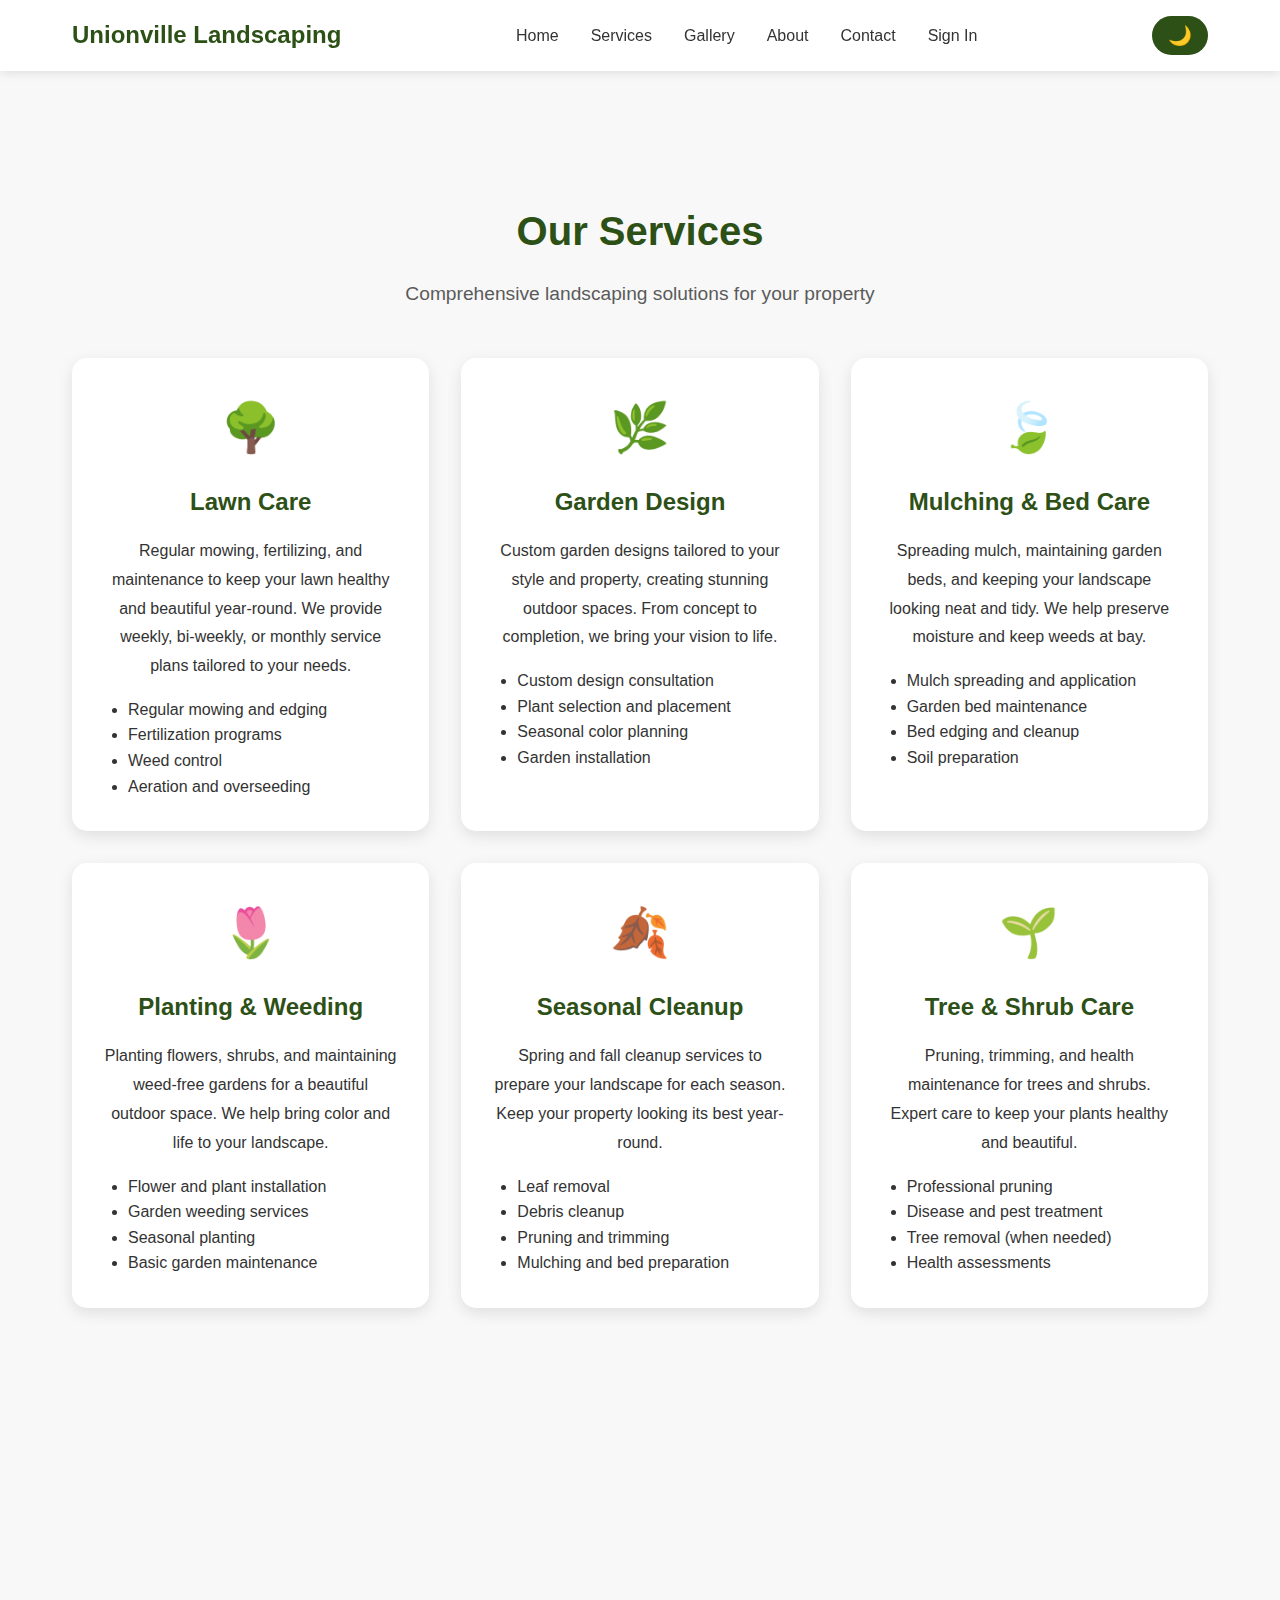
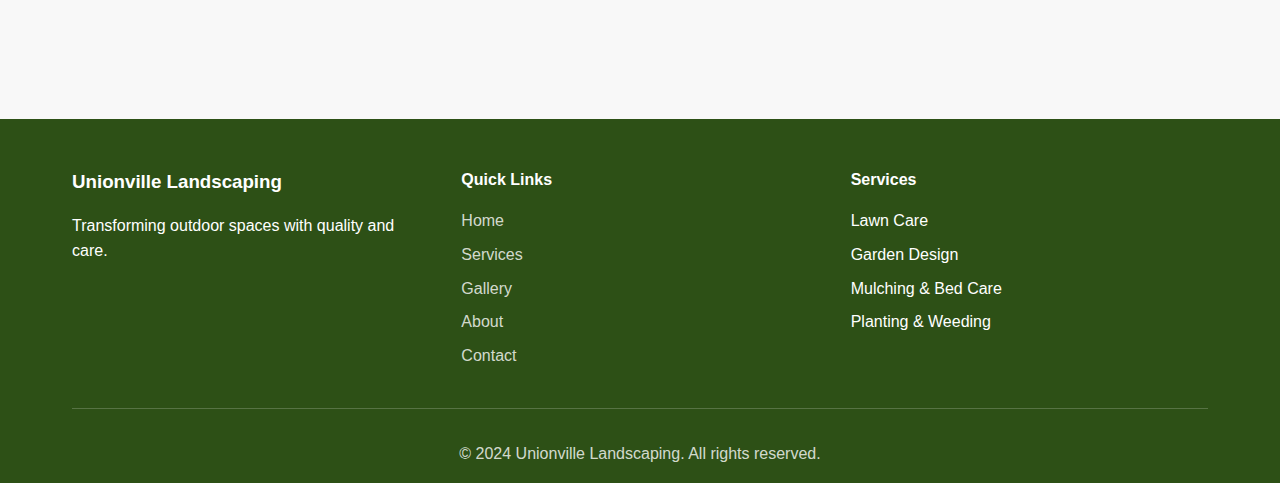
<file: src/pages/services.html>
<!DOCTYPE html>
<html lang="en">
  <head>
    <meta charset="UTF-8" />
    <meta name="viewport" content="width=device-width, initial-scale=1.0" />
    <title>Our Services - Unionville Landscaping</title>
    <link rel="icon" href="data:," />
    <link rel="stylesheet" href="../style.css" />
  </head>

  <body>
    <!-- Header Navigation -->
    <header class="header">
      <nav class="navbar">
        <div class="logo">
          <h1>Unionville Landscaping</h1>
        </div>
        <ul class="nav-menu">
          <li><a href="home.html">Home</a></li>
          <li><a href="services.html">Services</a></li>
          <li><a href="home.html#gallery">Gallery</a></li>
          <li><a href="home.html#about">About</a></li>
          <li><a href="home.html#contact">Contact</a></li>
          <li><a href="signin.html">Sign In</a></li>
        </ul>
        <button class="dark-mode-switch" id="btn" aria-label="Toggle dark mode">
          <span class="theme-icon">🌙</span>
        </button>
      </nav>
    </header>

    <!-- Services Section -->
    <section class="services" style="padding-top: 8rem;">
      <div class="container">
        <h2 class="section-title">Our Services</h2>
        <p class="section-subtitle">Comprehensive landscaping solutions for your property</p>
        <div class="services-grid">
          <div class="service-card">
            <div class="service-icon">🌳</div>
            <h3>Lawn Care</h3>
            <p>Regular mowing, fertilizing, and maintenance to keep your lawn healthy and beautiful year-round. We provide weekly, bi-weekly, or monthly service plans tailored to your needs.</p>
            <ul style="text-align: left; margin-top: 1rem; padding-left: 1.5rem;">
              <li>Regular mowing and edging</li>
              <li>Fertilization programs</li>
              <li>Weed control</li>
              <li>Aeration and overseeding</li>
            </ul>
          </div>
          <div class="service-card">
            <div class="service-icon">🌿</div>
            <h3>Garden Design</h3>
            <p>Custom garden designs tailored to your style and property, creating stunning outdoor spaces. From concept to completion, we bring your vision to life.</p>
            <ul style="text-align: left; margin-top: 1rem; padding-left: 1.5rem;">
              <li>Custom design consultation</li>
              <li>Plant selection and placement</li>
              <li>Seasonal color planning</li>
              <li>Garden installation</li>
            </ul>
          </div>
          <div class="service-card">
            <div class="service-icon">🍃</div>
            <h3>Mulching & Bed Care</h3>
            <p>Spreading mulch, maintaining garden beds, and keeping your landscape looking neat and tidy. We help preserve moisture and keep weeds at bay.</p>
            <ul style="text-align: left; margin-top: 1rem; padding-left: 1.5rem;">
              <li>Mulch spreading and application</li>
              <li>Garden bed maintenance</li>
              <li>Bed edging and cleanup</li>
              <li>Soil preparation</li>
            </ul>
          </div>
          <div class="service-card">
            <div class="service-icon">🌷</div>
            <h3>Planting & Weeding</h3>
            <p>Planting flowers, shrubs, and maintaining weed-free gardens for a beautiful outdoor space. We help bring color and life to your landscape.</p>
            <ul style="text-align: left; margin-top: 1rem; padding-left: 1.5rem;">
              <li>Flower and plant installation</li>
              <li>Garden weeding services</li>
              <li>Seasonal planting</li>
              <li>Basic garden maintenance</li>
            </ul>
          </div>
          <div class="service-card">
            <div class="service-icon">🍂</div>
            <h3>Seasonal Cleanup</h3>
            <p>Spring and fall cleanup services to prepare your landscape for each season. Keep your property looking its best year-round.</p>
            <ul style="text-align: left; margin-top: 1rem; padding-left: 1.5rem;">
              <li>Leaf removal</li>
              <li>Debris cleanup</li>
              <li>Pruning and trimming</li>
              <li>Mulching and bed preparation</li>
            </ul>
          </div>
          <div class="service-card">
            <div class="service-icon">🌱</div>
            <h3>Tree & Shrub Care</h3>
            <p>Pruning, trimming, and health maintenance for trees and shrubs. Expert care to keep your plants healthy and beautiful.</p>
            <ul style="text-align: left; margin-top: 1rem; padding-left: 1.5rem;">
              <li>Professional pruning</li>
              <li>Disease and pest treatment</li>
              <li>Tree removal (when needed)</li>
              <li>Health assessments</li>
            </ul>
          </div>
        </div>
      </div>
    </section>

    <!-- Call to Action Section -->
    <section class="contact" style="padding: 3rem 0;">
      <div class="container">
        <div style="text-align: center;">
          <h2 class="section-title">Ready to Get Started?</h2>
          <p class="section-subtitle">Contact us today for a free estimate on any of our services</p>
          <a href="home.html#contact" class="cta-button" style="display: inline-block; margin-top: 1rem;">Get Free Quote</a>
        </div>
      </div>
    </section>

    <!-- Footer -->
    <footer class="footer">
      <div class="container">
        <div class="footer-content">
          <div class="footer-section">
            <h3>Unionville Landscaping</h3>
            <p>Transforming outdoor spaces with quality and care.</p>
          </div>
          <div class="footer-section">
            <h4>Quick Links</h4>
            <ul>
              <li><a href="home.html">Home</a></li>
              <li><a href="services.html">Services</a></li>
              <li><a href="home.html#gallery">Gallery</a></li>
              <li><a href="home.html#about">About</a></li>
              <li><a href="home.html#contact">Contact</a></li>
            </ul>
          </div>
          <div class="footer-section">
            <h4>Services</h4>
            <ul>
              <li>Lawn Care</li>
              <li>Garden Design</li>
              <li>Mulching & Bed Care</li>
              <li>Planting & Weeding</li>
            </ul>
          </div>
        </div>
        <div class="footer-bottom">
          <p>&copy; 2024 Unionville Landscaping. All rights reserved.</p>
        </div>
      </div>
    </footer>

    <script src="../../js/website.js?v=2"></script>
  </body>
</html>
</file>
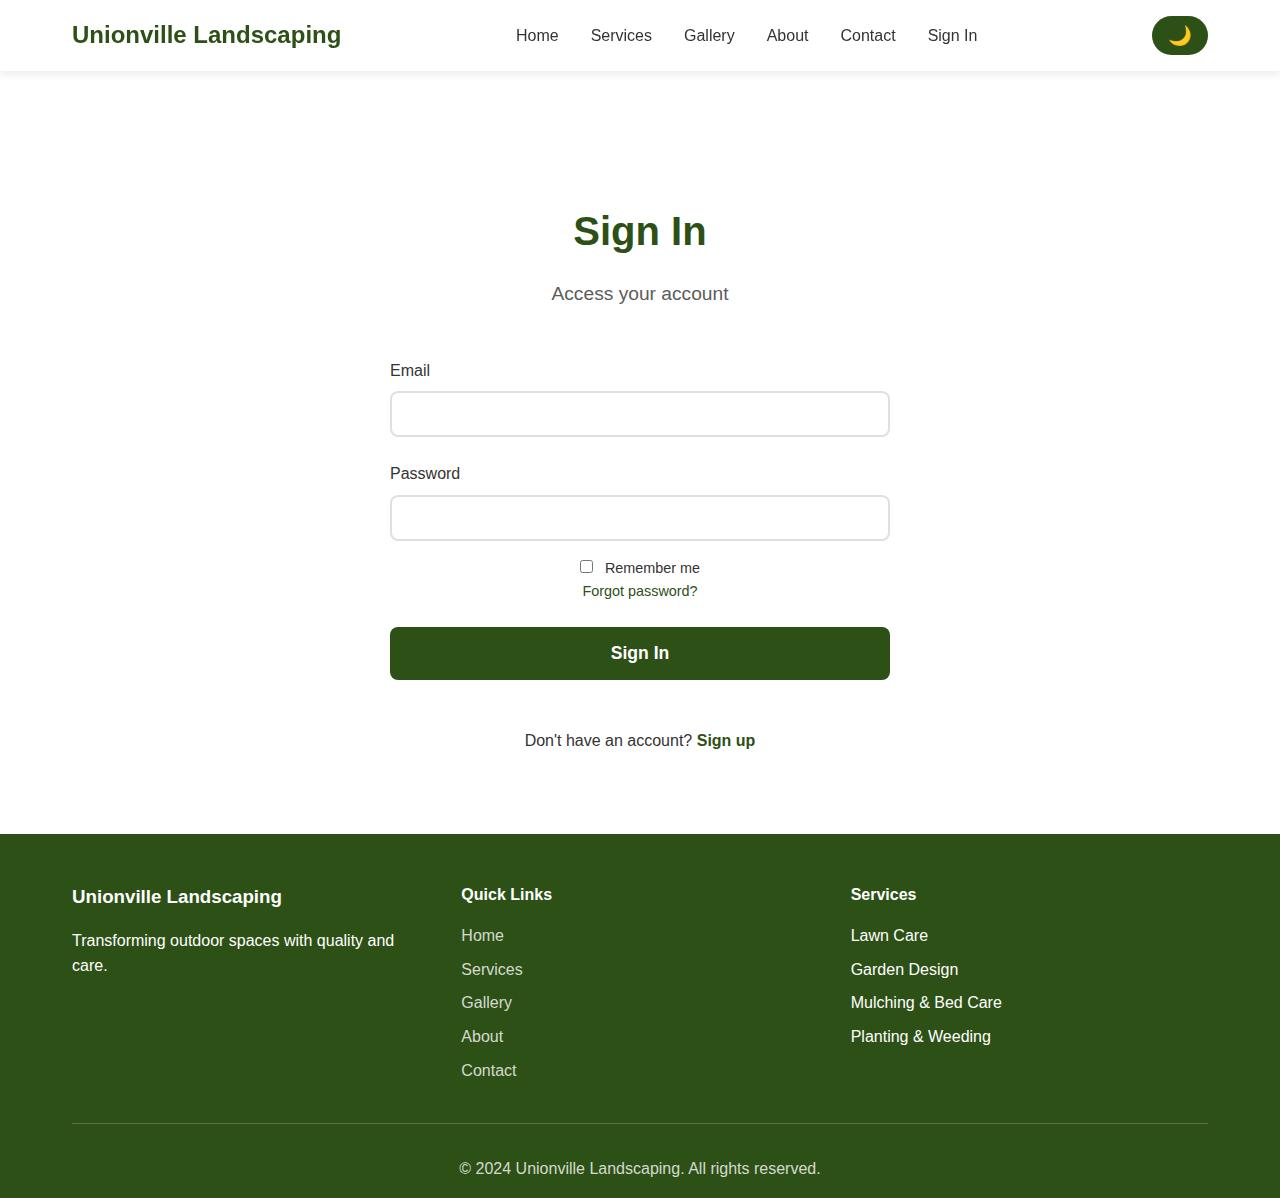
<file: src/pages/signin.html>
<!DOCTYPE html>
<html lang="en">
  <head>
    <meta charset="UTF-8" />
    <meta name="viewport" content="width=device-width, initial-scale=1.0" />
    <title>Sign In - Unionville Landscaping</title>
    <link rel="icon" href="data:," />
    <link rel="stylesheet" href="../style.css" />
  </head>

  <body>
    <!-- Header Navigation -->
    <header class="header">
      <nav class="navbar">
        <div class="logo">
          <h1>Unionville Landscaping</h1>
        </div>
        <ul class="nav-menu">
          <li><a href="home.html">Home</a></li>
          <li><a href="services.html">Services</a></li>
          <li><a href="home.html#gallery">Gallery</a></li>
          <li><a href="home.html#about">About</a></li>
          <li><a href="home.html#contact">Contact</a></li>
          <li><a href="signin.html" class="active">Sign In</a></li>
        </ul>
        <button class="dark-mode-switch" id="btn" aria-label="Toggle dark mode">
          <span class="theme-icon">🌙</span>
        </button>
      </nav>
    </header>

    <!-- Sign In Section -->
    <section class="contact" style="padding-top: 8rem; min-height: 70vh;">
      <div class="container">
        <div style="max-width: 500px; margin: 0 auto;">
          <h2 class="section-title">Sign In</h2>
          <p class="section-subtitle">Access your account</p>
          
          <form class="contact-form" id="signin-form">
            <div id="error-message" class="error-message" style="display: none;"></div>
            <div id="success-message" class="success-message" style="display: none;"></div>
            
            <div class="form-group">
              <label for="email">Email</label>
              <input type="email" id="email" name="email" autocomplete="email" required />
            </div>
            
            <div class="form-group">
              <label for="password">Password</label>
              <input type="password" id="password" name="password" autocomplete="current-password" required />
            </div>
            
            <div class="form-group" style="display: flex; justify-content: space-between; align-items: center; margin-top: -0.5rem;">
              <label style="margin: 0; font-size: 0.9rem;">
                <input type="checkbox" id="remember" name="remember" style="margin-right: 0.5rem;" />
                Remember me
              </label>
              <a href="#" style="color: var(--primary-color); text-decoration: none; font-size: 0.9rem;">Forgot password?</a>
            </div>
            
            <button type="submit" class="submit-button">Sign In</button>
            
            <div style="text-align: center; margin-top: 1.5rem; color: var(--text-dark);">
              <p>Don't have an account? <a href="#" style="color: var(--primary-color); text-decoration: none; font-weight: 600;">Sign up</a></p>
            </div>
          </form>
        </div>
      </div>
    </section>

    <!-- Footer -->
    <footer class="footer">
      <div class="container">
        <div class="footer-content">
          <div class="footer-section">
            <h3>Unionville Landscaping</h3>
            <p>Transforming outdoor spaces with quality and care.</p>
          </div>
          <div class="footer-section">
            <h4>Quick Links</h4>
            <ul>
              <li><a href="home.html">Home</a></li>
              <li><a href="services.html">Services</a></li>
              <li><a href="home.html#gallery">Gallery</a></li>
              <li><a href="home.html#about">About</a></li>
              <li><a href="home.html#contact">Contact</a></li>
            </ul>
          </div>
          <div class="footer-section">
            <h4>Services</h4>
            <ul>
              <li>Lawn Care</li>
              <li>Garden Design</li>
              <li>Mulching & Bed Care</li>
              <li>Planting & Weeding</li>
            </ul>
          </div>
        </div>
        <div class="footer-bottom">
          <p>&copy; 2024 Unionville Landscaping. All rights reserved.</p>
        </div>
      </div>
    </footer>

    <script src="../../js/user.js?v=2"></script>
    <script src="../../js/auth.js?v=2"></script>
    <script src="../../js/website.js?v=2"></script>
  </body>
</html>
</file>
<file: src/style.css>
* {
  margin: 0;
  padding: 0;
  box-sizing: border-box;
}

:root {
  --primary-color: #2d5016;
  --secondary-color: #4a7c2a;
  --accent-color: #6ba644;
  --text-dark: #333;
  --text-light: #f5f5f5;
  --bg-light: #f8f8f8;
  --bg-dark: #121212;
  --card-bg: #ffffff;
  --card-bg-dark: #1e1e1e;
  --border-color: #e0e0e0;
}

body {
  font-family: 'Segoe UI', Tahoma, Geneva, Verdana, sans-serif;
  background: var(--bg-light);
  color: var(--text-dark);
  line-height: 1.6;
  transition: background-color 0.3s ease, color 0.3s ease;
}

body.dark-mode {
  background: var(--bg-dark);
  color: var(--text-light);
}

/* Header & Navigation */
.header {
  background: var(--card-bg);
  box-shadow: 0 2px 10px rgba(0, 0, 0, 0.1);
  position: sticky;
  top: 0;
  z-index: 1000;
  transition: background-color 0.3s ease;
}

body.dark-mode .header {
  background: var(--card-bg-dark);
  box-shadow: 0 2px 10px rgba(0, 0, 0, 0.5);
}

.navbar {
  max-width: 1200px;
  margin: 0 auto;
  padding: 1rem 2rem;
  display: flex;
  justify-content: space-between;
  align-items: center;
  flex-wrap: wrap;
}

.logo h1 {
  font-size: 1.5rem;
  color: var(--primary-color);
  font-weight: 700;
}

body.dark-mode .logo h1 {
  color: var(--accent-color);
}

.nav-menu {
  display: flex;
  list-style: none;
  gap: 2rem;
  flex-wrap: wrap;
}

.nav-menu a {
  text-decoration: none;
  color: var(--text-dark);
  font-weight: 500;
  transition: color 0.3s ease;
  position: relative;
}

.nav-menu a::after {
  content: '';
  position: absolute;
  bottom: -5px;
  left: 0;
  width: 0;
  height: 2px;
  background: var(--accent-color);
  transition: width 0.3s ease;
}

.nav-menu a:hover::after {
  width: 100%;
}

body.dark-mode .nav-menu a {
  color: var(--text-light);
}

.nav-menu a:hover {
  color: var(--accent-color);
}

.dark-mode-switch {
  background: var(--primary-color);
  color: white;
  border: none;
  padding: 0.5rem 1rem;
  border-radius: 25px;
  cursor: pointer;
  font-size: 1.2rem;
  transition: background-color 0.3s ease, transform 0.2s ease;
  display: flex;
  align-items: center;
  justify-content: center;
}

.dark-mode-switch:hover {
  background: var(--secondary-color);
  transform: scale(1.05);
}

.theme-icon {
  display: inline-block;
}

/* Hero Section */
.hero {
  background: linear-gradient(135deg, var(--primary-color) 0%, var(--secondary-color) 100%);
  color: white;
  padding: 8rem 2rem;
  text-align: center;
  position: relative;
  overflow: hidden;
}

.hero::before {
  content: '';
  position: absolute;
  top: 0;
  left: 0;
  right: 0;
  bottom: 0;
  background: url('data:image/svg+xml,<svg xmlns="http://www.w3.org/2000/svg" viewBox="0 0 1200 120"><path d="M0,0v46.29c47.79,22.2,103.59,32.17,158,28,70.36-5.37,136.33-33.31,206.8-37.5C438.64,32.43,512.34,53.67,583,72.05c69.27,18,138.3,24.88,209.4,13.08,36.15-6,69.85-17.84,104.45-29.34C989.49,25,1113-14.29,1200,52.47V0Z" fill="rgba(255,255,255,0.1)"/></svg>') no-repeat bottom;
  background-size: cover;
  opacity: 0.3;
}

.hero-content {
  max-width: 800px;
  margin: 0 auto;
  position: relative;
  z-index: 1;
}

.hero-title {
  font-size: 3rem;
  font-weight: 700;
  margin-bottom: 1rem;
  animation: fadeInUp 0.8s ease;
}

.hero-subtitle {
  font-size: 1.5rem;
  margin-bottom: 2rem;
  opacity: 0.95;
  animation: fadeInUp 1s ease;
}

.cta-button {
  display: inline-block;
  background: white;
  color: var(--primary-color);
  padding: 1rem 2.5rem;
  border-radius: 50px;
  text-decoration: none;
  font-weight: 600;
  font-size: 1.1rem;
  transition: transform 0.3s ease, box-shadow 0.3s ease;
  animation: fadeInUp 1.2s ease;
}

.cta-button:hover {
  transform: translateY(-3px);
  box-shadow: 0 10px 25px rgba(0, 0, 0, 0.2);
}

@keyframes fadeInUp {
  from {
    opacity: 0;
    transform: translateY(30px);
  }
  to {
    opacity: 1;
    transform: translateY(0);
  }
}

/* Container */
.container {
  max-width: 1200px;
  margin: 0 auto;
  padding: 0 2rem;
}

/* Section Styling */
section {
  padding: 5rem 0;
}

.section-title {
  font-size: 2.5rem;
  text-align: center;
  margin-bottom: 1rem;
  color: var(--primary-color);
}

body.dark-mode .section-title {
  color: var(--accent-color);
}

.section-subtitle {
  text-align: center;
  font-size: 1.2rem;
  color: var(--text-dark);
  margin-bottom: 3rem;
  opacity: 0.8;
}

body.dark-mode .section-subtitle {
  color: var(--text-light);
}

/* Services Section */
.services {
  background: var(--bg-light);
}

body.dark-mode .services {
  background: var(--bg-dark);
}

.services-grid {
  display: grid;
  grid-template-columns: repeat(auto-fit, minmax(300px, 1fr));
  gap: 2rem;
  margin-top: 3rem;
}

.service-card {
  background: var(--card-bg);
  padding: 2rem;
  border-radius: 15px;
  text-align: center;
  transition: transform 0.3s ease, box-shadow 0.3s ease;
  box-shadow: 0 5px 15px rgba(0, 0, 0, 0.1);
}

body.dark-mode .service-card {
  background: var(--card-bg-dark);
  box-shadow: 0 5px 15px rgba(0, 0, 0, 0.3);
}

.service-card:hover {
  transform: translateY(-10px);
  box-shadow: 0 10px 30px rgba(0, 0, 0, 0.2);
}

.service-icon {
  font-size: 3rem;
  margin-bottom: 1rem;
}

.service-card h3 {
  font-size: 1.5rem;
  margin-bottom: 1rem;
  color: var(--primary-color);
}

body.dark-mode .service-card h3 {
  color: var(--accent-color);
}

.service-card p {
  color: var(--text-dark);
  line-height: 1.8;
}

body.dark-mode .service-card p {
  color: var(--text-light);
}

/* Gallery Section */
.gallery {
  background: var(--card-bg);
}

body.dark-mode .gallery {
  background: var(--card-bg-dark);
}

.card-grid {
  display: flex;
  flex-wrap: wrap;
  gap: 2rem;
  justify-content: center;
  padding: 2rem 0;
}

.card {
  width: 300px;
  height: 300px;
  perspective: 1000px;
}

.heading {
  font-size: 1.5em;
  font-weight: 900;
  text-align: center;
  margin: 0;
  padding: 0.5rem;
  color: white;
}

.card-inner {
  position: relative;
  width: 100%;
  height: 100%;
  text-align: center;
  transition: transform 0.6s;
  transform-style: preserve-3d;
}

.card:hover .card-inner {
  transform: rotateY(180deg);
}

.card-front,
.card-back {
  position: absolute;
  width: 100%;
  height: 100%;
  display: flex;
  flex-direction: column;
  justify-content: center;
  backface-visibility: hidden;
  border-radius: 1rem;
  overflow: hidden;
}

.card-front {
  background: linear-gradient(135deg, #667eea 0%, #764ba2 100%);
}

.card-back {
  background: linear-gradient(135deg, #f093fb 0%, #f5576c 100%);
  transform: rotateY(180deg);
}

.image-placeholder {
  flex: 1;
  display: flex;
  flex-direction: column;
  align-items: center;
  justify-content: center;
  color: white;
  font-size: 3rem;
}

.image-placeholder p {
  font-size: 0.9rem;
  margin-top: 0.5rem;
  opacity: 0.9;
}

/* About Section */
.about {
  background: var(--bg-light);
}

body.dark-mode .about {
  background: var(--bg-dark);
}

.about-content {
  max-width: 800px;
  margin: 0 auto;
}

.about-text p {
  font-size: 1.1rem;
  margin-bottom: 1.5rem;
  line-height: 1.8;
  color: var(--text-dark);
}

body.dark-mode .about-text p {
  color: var(--text-light);
}

.about-features {
  display: flex;
  flex-wrap: wrap;
  gap: 2rem;
  margin-top: 2rem;
}

.feature {
  flex: 1;
  min-width: 200px;
  padding: 1rem;
  background: var(--card-bg);
  border-radius: 10px;
  text-align: center;
  color: var(--primary-color);
  box-shadow: 0 3px 10px rgba(0, 0, 0, 0.1);
}

body.dark-mode .feature {
  background: var(--card-bg-dark);
  color: var(--accent-color);
}

/* Contact Section */
.contact {
  background: var(--card-bg);
}

body.dark-mode .contact {
  background: var(--card-bg-dark);
}

.contact-content {
  display: grid;
  grid-template-columns: 1fr 1fr;
  gap: 3rem;
  margin-top: 3rem;
}

.contact-info {
  display: flex;
  flex-direction: column;
  gap: 2rem;
}

.contact-item h3 {
  font-size: 1.3rem;
  margin-bottom: 0.5rem;
  color: var(--primary-color);
}

body.dark-mode .contact-item h3 {
  color: var(--accent-color);
}

.contact-item p {
  color: var(--text-dark);
  line-height: 1.8;
}

body.dark-mode .contact-item p {
  color: var(--text-light);
}

.contact-form {
  display: flex;
  flex-direction: column;
  gap: 1.5rem;
}

.form-group {
  display: flex;
  flex-direction: column;
}

.form-group label {
  margin-bottom: 0.5rem;
  font-weight: 500;
  color: var(--text-dark);
}

body.dark-mode .form-group label {
  color: var(--text-light);
}

.form-group input,
.form-group textarea {
  padding: 0.75rem;
  border: 2px solid var(--border-color);
  border-radius: 8px;
  font-size: 1rem;
  font-family: inherit;
  transition: border-color 0.3s ease;
  background: var(--card-bg);
  color: var(--text-dark);
}

body.dark-mode .form-group input,
body.dark-mode .form-group textarea {
  background: var(--bg-dark);
  color: var(--text-light);
  border-color: #444;
}

.form-group input:focus,
.form-group textarea:focus {
  outline: none;
  border-color: var(--accent-color);
}

/* reCAPTCHA Styling */
.g-recaptcha {
  margin: 0.5rem 0;
  display: flex;
  justify-content: flex-start;
}

/* Disabled submit button styling */
.submit-button:disabled {
  background: #999;
  cursor: not-allowed;
  transform: none;
}

.submit-button:disabled:hover {
  background: #999;
  transform: none;
}

.submit-button {
  background: var(--primary-color);
  color: white;
  padding: 1rem 2rem;
  border: none;
  border-radius: 8px;
  font-size: 1.1rem;
  font-weight: 600;
  cursor: pointer;
  transition: background-color 0.3s ease, transform 0.2s ease;
}

.submit-button:hover {
  background: var(--secondary-color);
  transform: translateY(-2px);
}

/* Footer */
.footer {
  background: var(--primary-color);
  color: white;
  padding: 3rem 0 1rem;
}

.footer-content {
  display: grid;
  grid-template-columns: repeat(auto-fit, minmax(250px, 1fr));
  gap: 2rem;
  margin-bottom: 2rem;
}

.footer-section h3,
.footer-section h4 {
  margin-bottom: 1rem;
}

.footer-section ul {
  list-style: none;
}

.footer-section ul li {
  margin-bottom: 0.5rem;
}

.footer-section a {
  color: rgba(255, 255, 255, 0.8);
  text-decoration: none;
  transition: color 0.3s ease;
}

.footer-section a:hover {
  color: white;
}

.footer-bottom {
  text-align: center;
  padding-top: 2rem;
  border-top: 1px solid rgba(255, 255, 255, 0.2);
  color: rgba(255, 255, 255, 0.8);
}

/* Responsive Design */
@media (max-width: 768px) {
  .hero-title {
    font-size: 2rem;
  }

  .hero-subtitle {
    font-size: 1.2rem;
  }

  .nav-menu {
    gap: 1rem;
  }

  .contact-content {
    grid-template-columns: 1fr;
  }

  .card {
    width: 250px;
    height: 250px;
  }

  .section-title {
    font-size: 2rem;
  }
}

@media (max-width: 480px) {
  .navbar {
    flex-direction: column;
    gap: 1rem;
  }

  .hero {
    padding: 4rem 1rem;
  }

  .services-grid {
    grid-template-columns: 1fr;
  }
}
</file>
